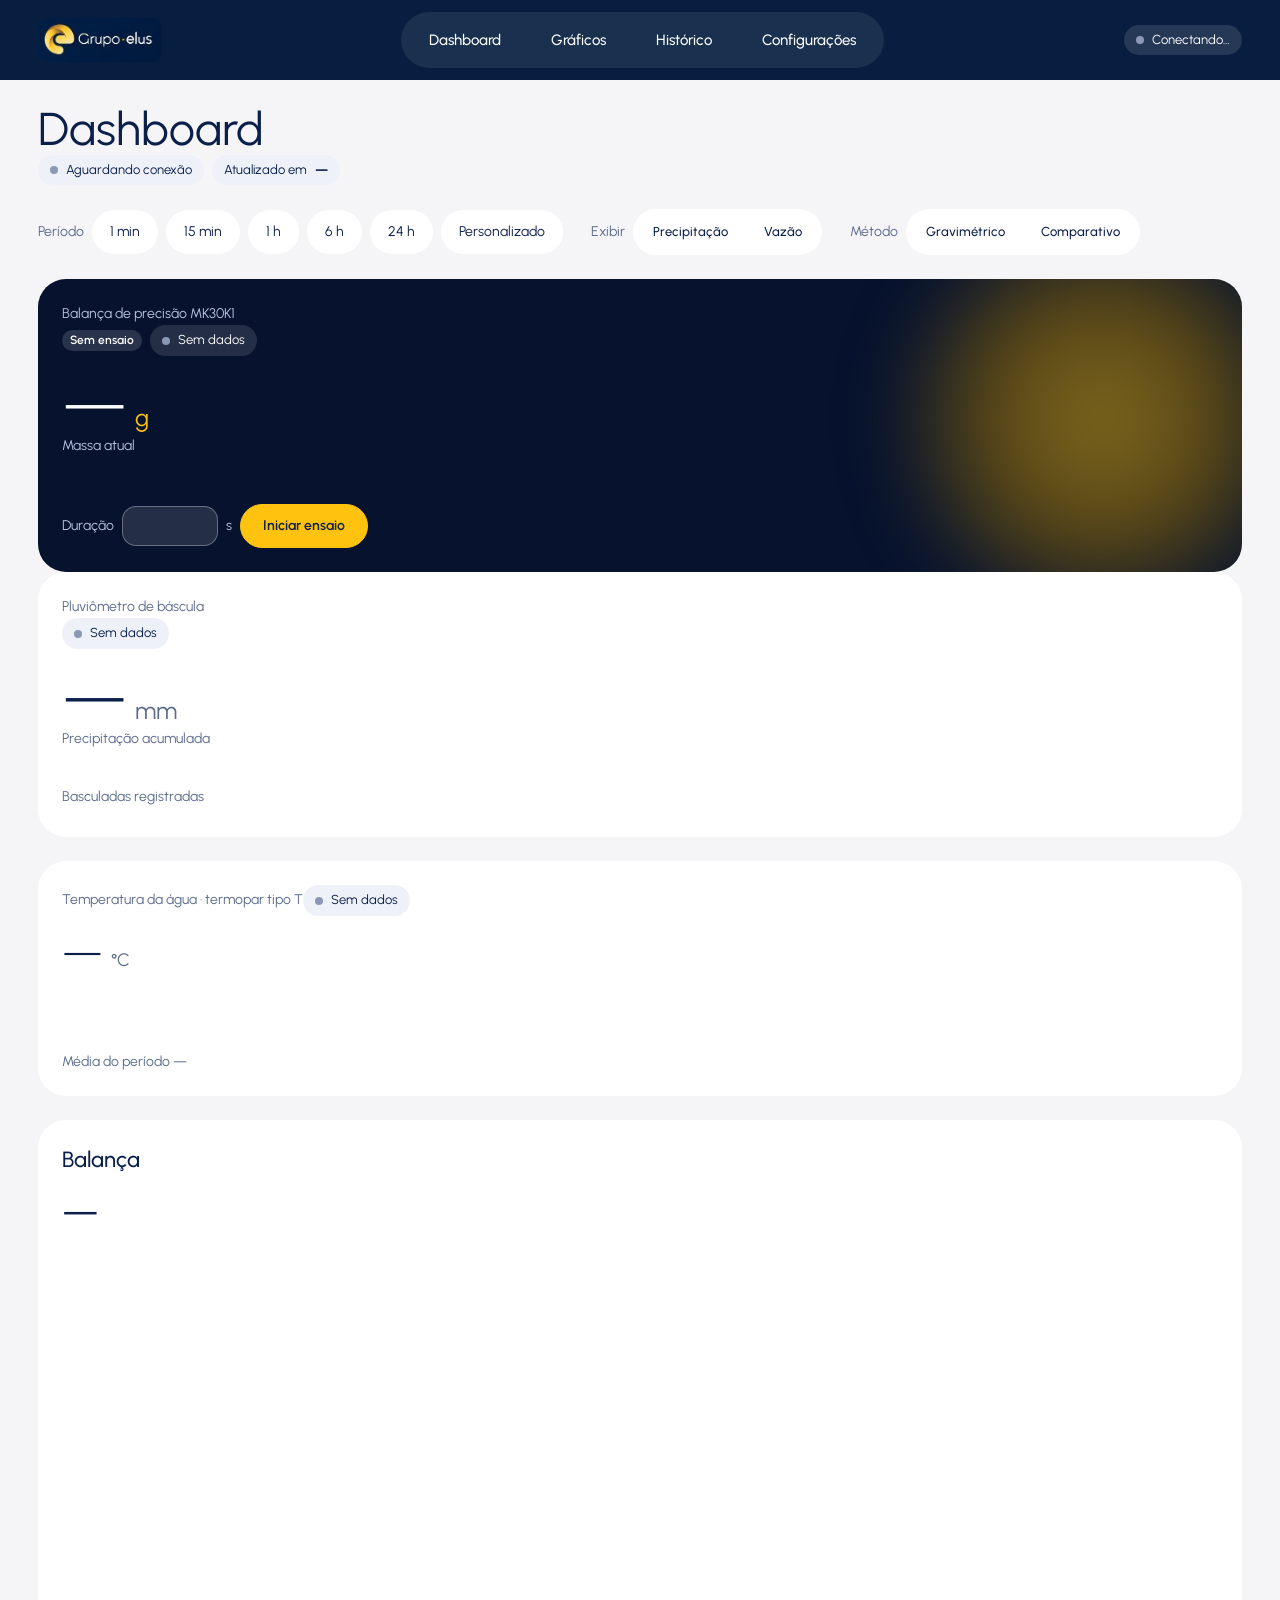
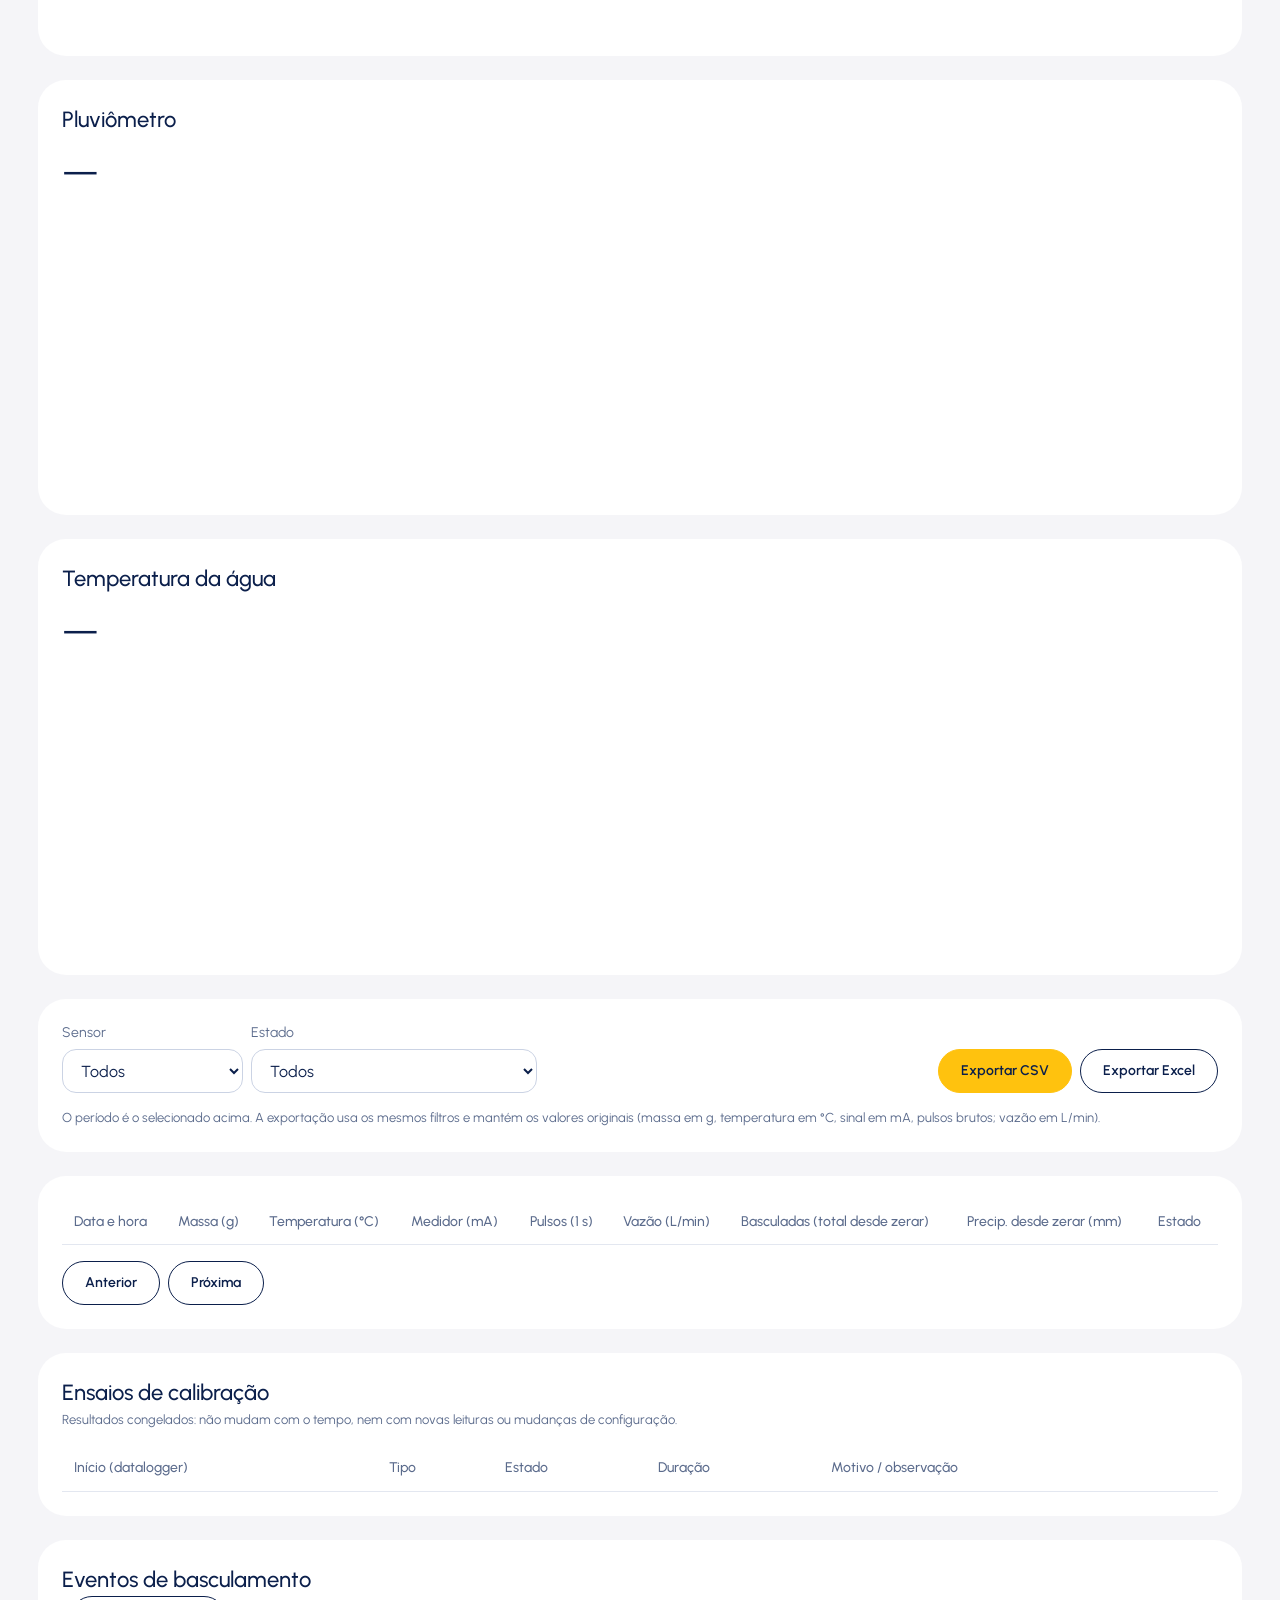
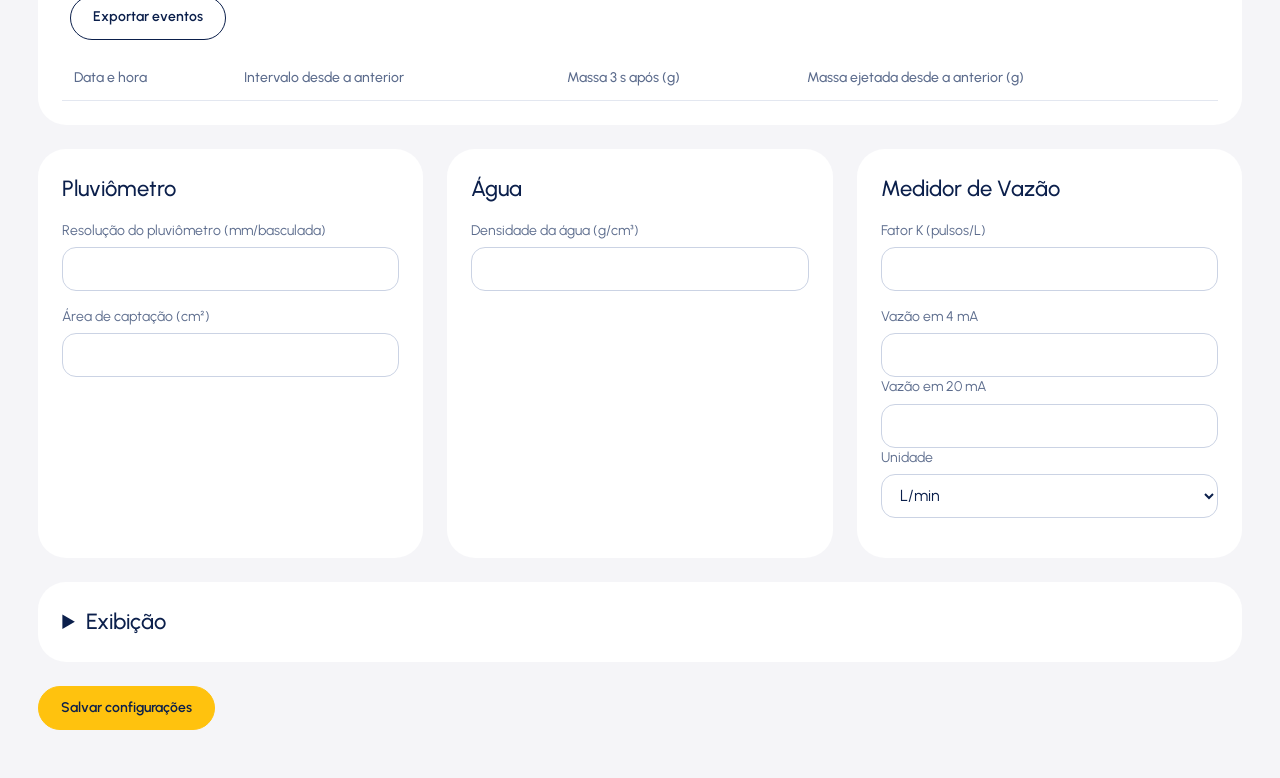
<file: backup/monitor-pluviometro_base_2026-10-29/templates/index.html>
<!doctype html>
<html lang="pt-BR">
<head>
<meta charset="utf-8">
<meta name="viewport" content="width=device-width,initial-scale=1,viewport-fit=cover">
<meta name="theme-color" content="#071E40">
<link rel="icon" type="image/png" sizes="32x32" href="/static/img/icone-32.png">
<link rel="apple-touch-icon" href="/static/img/icone-192.png">
<link rel="manifest" href="/static/manifest.webmanifest">
<title>Elus · Monitor de calibração de pluviômetros</title>
<link rel="stylesheet" href="https://fonts.googleapis.com/css2?family=Urbanist:wght@300;400;500;600&display=swap">
<link rel="stylesheet" href="/static/app.css">
</head>
<body>
<header class="topbar"><div class="top">
  <div class="brand"><img src="/static/img/logo-elus.jpeg" alt="Grupo Elus" width="283" height="101"></div>
  <nav class="nav" aria-label="Principal"><button data-v="dashboard">Dashboard</button><button data-v="graficos">Gráficos</button><button data-v="historico">Histórico</button><button data-v="config">Configurações</button></nav>
  <span class="pill" id="conn"><i class="dot"></i><span>Conectando…</span></span>
</div></header>

<div class="pg">
<div class="hd"><h1 id="title">Dashboard</h1><div class="meta"><span class="pill" id="real"><i class="dot"></i><span>Aguardando conexão</span></span><span class="pill">Atualizado em <b id="upd">—</b></span></div></div>
<p class="note warnbox" id="skew" hidden></p>

<div class="ctrl" id="ctrl">
  <div class="grp" id="period"><span class="lbl" title="O período define a precipitação acumulada, a intensidade média, a média do período e os gráficos.">Período</span>
    <button class="chip" data-r="1m">1 min</button><button class="chip" data-r="15m">15 min</button><button class="chip" data-r="1h">1 h</button><button class="chip" data-r="6h">6 h</button><button class="chip" data-r="24h">24 h</button><button class="chip" data-r="custom">Personalizado</button>
    <span class="grp" id="custom" hidden><label>Início<input type="datetime-local" id="c-from"></label><label>Fim<input type="datetime-local" id="c-to"></label><button class="btn y" id="c-apply">Aplicar</button></span></div>
  <div class="grp" id="vm"><span class="lbl">Exibir</span>
    <div class="seg sm" role="group" aria-label="Visualização dos resultados"><button data-x="precip">Precipitação</button><button data-x="flow">Vazão</button></div></div>
  <div class="grp" id="meth"><span class="lbl">Método</span>
    <div class="seg sm" role="group" aria-label="Método de ensaio"><button data-m="grav">Gravimétrico</button><button data-m="comp">Comparativo</button></div></div>
</div>

<section id="v-dashboard" class="view">
 <div class="row">
  <div class="card hero" id="c-mass"><div class="glow"></div>
   <div class="hd"><span class="lbl">Balança de precisão MK30K1</span><span class="meta"><span class="tag" id="bal-state">Sem ensaio</span><span class="pill" id="p-mass"><i class="dot"></i><span>Sem dados</span></span></span></div>
   <div><div class="big"><span id="bal-val">—</span><small id="bal-unit">g</small></div><p class="lbl" id="bal-name">Massa atual</p></div>
   <div class="bar" id="bal-bar" hidden><i></i></div>
   <div class="rg" id="bal-rows"></div>
   <div id="bal-notes"></div>
   <details class="more" id="bal-det" hidden><summary>Detalhes do ensaio</summary><div id="bal-det-body"></div></details>
   <div class="grp go"><label class="inl" id="bal-dur-w">Duração<input type="number" id="bal-dur" min="10" max="21600" step="1" inputmode="numeric" aria-label="Duração do ensaio em segundos">s</label>
    <button class="btn y" id="bal-go">Iniciar ensaio</button><span class="note" id="bal-msg" role="status"></span></div></div>
  <div class="card" id="c-pluv">
   <div class="hd"><span class="lbl">Pluviômetro de báscula</span><span class="meta"><span class="tag" id="pl-state" hidden></span><span class="pill" id="p-tips"><i class="dot"></i><span>Sem dados</span></span></span></div>
   <div><div class="big"><span id="pl-val">—</span><small id="pl-unit">mm</small><span class="tag warn" id="pl-tag" title="O período não está inteiramente coberto por dados." hidden>parcial</span></div><p class="lbl" id="pl-name">Precipitação acumulada</p></div>
   <div class="rg" id="pl-rows"></div>
   <p class="note" id="pl-note" hidden></p>
   <details class="more" id="pl-det" hidden><summary>Detalhes do ensaio</summary><div id="pl-det-body"></div></details>
   <details class="more"><summary>Basculadas registradas</summary>
    <div class="rg"><div class="rk"><span>Total desde "Zerar contagem"</span><b id="tips-total">—</b></div><div class="rk"><span>Última basculada</span><b id="last-tip">—</b></div></div>
    <ol class="evlist" id="ev-list"></ol>
    <p class="note">Massa ejetada = diferença da balança entre uma basculada e a anterior, lida 3 s depois de cada basculada para a água cair e a balança estabilizar (* = a basculada seguinte veio antes disso). Fica "—" quando a anterior tem mais de 10 min ou a massa diminuiu (tara). As barras alternam a cor porque as conchas se alternam; tons sistematicamente diferentes = um lado ejeta mais que o outro. Um pulso perdido inverte a alternância.</p>
    <div class="grp"><button class="btn" id="reset">Zerar contagem</button></div></details></div>
 </div>
 <div class="row2">
  <div class="card" id="c-temp"><div class="hd"><span class="lbl">Temperatura da água · termopar tipo T</span><span class="pill" id="p-temp"><i class="dot"></i><span>Sem dados</span></span></div>
   <div class="big sm"><span id="temp-val">—</span><small id="temp-unit">°C</small></div>
   <svg viewBox="0 0 300 60" width="100%" height="48" preserveAspectRatio="none" role="img" aria-label="Temperatura recente"><polyline id="spark" fill="none" stroke="#0B1F4B" stroke-width="2.5" stroke-linecap="round" stroke-linejoin="round" vector-effect="non-scaling-stroke" points=""/></svg>
   <p class="lbl" id="temp-stats">Média do período —</p></div>
  <div class="card" id="c-cor" hidden><div class="hd"><span class="lbl">Medidor de Vazão</span><span class="pill" id="p-cor"><i class="dot"></i><span>Sem dados</span></span></div>
   <div class="big sm" id="cor-big"><span id="cor-val">—</span><small id="cor-unit">L/min</small></div>
   <p class="lbl" id="cor-sig"></p><p class="note" id="cor-note"></p>
   <p class="lbl" id="cor-stats">Média do período —</p></div>
 </div>
</section>

<section id="v-graficos" class="view">
 <div class="card" id="g-mass"><div class="hd"><h2>Balança</h2></div>
  <div class="res"><b id="r-mass">—</b><span class="lbl" id="r-mass-n"></span><span class="sub" id="st-mass"></span></div><div class="chart main"><canvas id="ch-mass"></canvas></div></div>
 <div class="card" id="g-pluv"><div class="hd"><h2>Pluviômetro</h2></div>
  <div class="res"><b id="r-pluv">—</b><span class="lbl" id="r-pluv-n"></span><span class="sub" id="st-pluv"></span></div><div class="chart"><canvas id="ch-pluv"></canvas></div></div>
 <div class="card" id="g-cor" hidden><div class="hd"><h2>Medidor de Vazão</h2></div>
  <div class="res"><b id="r-cor">—</b><span class="lbl" id="r-cor-n"></span><span class="sub" id="st-cor"></span></div><div class="chart"><canvas id="ch-cor"></canvas></div></div>
 <div class="card" id="g-temp"><div class="hd"><h2>Temperatura da água</h2></div>
  <div class="res"><b id="r-temp">—</b><span class="lbl" id="r-temp-n"></span><span class="sub" id="st-temp"></span></div><div class="chart"><canvas id="ch-temp"></canvas></div></div>
</section>

<section id="v-historico" class="view">
 <div class="card"><div class="grp" style="align-items:end">
  <label>Sensor<select id="f-sensor"><option value="all">Todos</option><option value="mass">Balança</option><option value="temp">Termopar</option><option value="cor">Medidor de Vazão</option><option value="tips">Pluviômetro</option></select></label>
  <label>Estado<select id="f-state"><option value="all">Todos</option><option value="ok">Válida</option><option value="no_comm">Sem comunicação</option><option value="invalid">Leitura inválida</option><option value="out_of_range">Fora da faixa (Medidor de Vazão)</option></select></label>
  <span style="flex:1"></span><a class="btn y" id="x-csv" href="#">Exportar CSV</a><a class="btn" id="x-xlsx" href="#">Exportar Excel</a></div>
  <p class="note">O período é o selecionado acima. A exportação usa os mesmos filtros e mantém os valores originais (massa em g, temperatura em °C, sinal em mA, pulsos brutos; vazão em L/min).</p></div>
 <div class="card"><div class="scroll"><table id="h-table" data-s="all"><thead><tr><th>Data e hora</th><th data-c="mass">Massa (<span id="h-unit">g</span>)</th><th data-c="temp">Temperatura (<span id="h-tunit">°C</span>)</th><th data-c="cor">Medidor (mA)</th><th data-c="cor">Pulsos (1 s)</th><th data-c="cor">Vazão (<span id="h-funit">L/min</span>)</th><th data-c="tips">Basculadas (total desde zerar)</th><th data-c="tips">Precip. desde zerar (mm)</th><th>Estado</th></tr></thead><tbody id="h-body"></tbody><tfoot><tr id="h-foot"></tr></tfoot></table></div>
  <div class="hd"><span class="note" id="h-count"></span><div class="meta"><button class="btn" id="h-prev">Anterior</button><button class="btn" id="h-next">Próxima</button></div></div></div>
 <div class="card"><div class="hd"><h2>Ensaios de calibração</h2><span class="note">Resultados congelados: não mudam com o tempo, nem com novas leituras ou mudanças de configuração.</span></div>
  <div class="scroll"><table style="min-width:760px"><thead><tr><th>Início (datalogger)</th><th>Tipo</th><th>Estado</th><th>Duração</th><th>Motivo / observação</th><th></th></tr></thead><tbody id="tr-hist"></tbody></table></div>
  <div id="tr-detail" hidden></div></div>
 <div class="card"><div class="hd"><h2>Eventos de basculamento</h2><div class="meta"><span class="note" id="ev-count"></span><a class="btn" id="x-ev" href="#">Exportar eventos</a></div></div>
  <div class="scroll"><table style="min-width:560px"><thead><tr><th>Data e hora</th><th>Intervalo desde a anterior</th><th>Massa 3 s após (<span class="h-mu">g</span>)</th><th>Massa ejetada desde a anterior (<span class="h-mu">g</span>)</th></tr></thead><tbody id="ev-body"></tbody></table></div></div>
</section>

<section id="v-config" class="view">
 <div class="cfg">
  <div class="card"><h2>Pluviômetro</h2>
   <label>Resolução do pluviômetro (mm/basculada)<input type="text" inputmode="decimal" id="cf-res"></label>
   <label>Área de captação (cm²)<input type="text" inputmode="decimal" id="cf-area"></label></div>
  <div class="card"><h2>Água</h2>
   <label>Densidade da água (g/cm³)<input type="text" inputmode="decimal" id="cf-dens"></label></div>
  <div class="card" id="cf-flow"><h2>Medidor de Vazão</h2>
   <label id="cf-k-w">Fator K (pulsos/L)<input type="text" inputmode="decimal" id="cf-k"></label>
   <div class="cf-an" id="cf-an-w">
    <label>Vazão em 4 mA<input type="text" inputmode="decimal" id="cf-q4"></label>
    <label>Vazão em 20 mA<input type="text" inputmode="decimal" id="cf-q20"></label>
    <label>Unidade<select id="cf-cunit"><optgroup label="Volumétrica"><option>L/min</option><option>L/h</option><option>mL/min</option><option>mL/s</option><option>m³/h</option><option>m³/s</option><option>m³/min</option></optgroup><optgroup label="Mássica"><option>kg/h</option><option>kg/s</option></optgroup></select></label></div>
   <p class="note err" id="cf-cor-msg"></p></div>
 </div>
 <details class="card more-card"><summary>Exibição</summary>
  <div class="cfg">
   <label>Unidade de massa<select id="cf-unit"><option value="mg">mg (miligrama)</option><option value="g">g (grama)</option><option value="kg">kg (quilograma)</option><option value="lb">lb (libra)</option><option value="oz">oz (onça)</option></select></label>
   <label>Casas decimais da massa<input type="number" id="cf-md" min="0" max="6"></label>
   <label>Unidade de temperatura<select id="cf-tunit"><option value="C">°C (Celsius)</option><option value="F">°F (Fahrenheit)</option><option value="K">K (Kelvin)</option></select></label>
   <label>Casas decimais da temperatura<input type="number" id="cf-td" min="0" max="6"></label>
   <label>Unidade de vazão<select id="cf-funit"><optgroup label="Volumétrica"><option>L/min</option><option>L/h</option><option>mL/min</option><option>mL/s</option><option>m³/h</option><option>m³/s</option><option>m³/min</option></optgroup><optgroup label="Mássica"><option>kg/h</option><option>kg/s</option></optgroup></select></label>
   <label>Casas decimais da vazão<input type="number" id="cf-fd" min="0" max="6"></label>
   <label>Período inicial ao abrir o site<select id="cf-range"><option value="60">1 min</option><option value="900">15 min</option><option value="3600">1 h</option><option value="21600">6 h</option><option value="86400">24 h</option></select></label>
  </div></details>
 <div class="grp"><button class="btn y" id="cf-save">Salvar configurações</button><span class="note" id="cf-msg" role="status"></span></div>
</section>
</div>
<script src="/static/vendor/chart.umd.js"></script>
<script src="/static/vendor/socket.io.min.js"></script>
<script src="/static/js/util.js"></script>
<script src="/static/js/api.js"></script>
<script src="/static/js/charts.js"></script>
<script src="/static/js/trials.js"></script>
<script src="/static/js/app.js"></script>
</body>
</html>
</file>
<file: static/app.css>
/* Elus · Monitor de calibração. Identidade original (backup de 22/10): Urbanist 300–600, azul-escuro da marca, amarelo como único
   acento, cards de 28 px sem borda nem sombra, pílulas. Estrutura e acessibilidade da revisão do TI (28/10) mantidas:
   seletor do método, painel de parâmetros, estados com texto, foco visível, redução de movimento. */
:root{
  --navy:#0B1F4B;--logo:#071E40;--hero:#06122E;--yellow:#FFC20E;--muted:#5B6B8C;--faint:#8A97B5;--bg:#F5F5F8;
  --surface:#FFFFFF;--surface-2:#F5F5F8;--line:#E3E7F0;--line-2:#EEF1F8;--ink-2:#34466F;
  --yellow-ink:#6B4A00;--yellow-soft:#FFF4D6;
  --ok:#14733F;--ok-bg:#DDF3E6;--ok-dot:#1F9D55;--warn:#7A5200;--warn-bg:#FFF0C2;--warn-dot:#E0A100;--err:#B3261E;--err-bg:#FBE0DD;--err-dot:#D93025;
  --info:#2F6FB0;--hero-muted:#B8C4E0;
  --r-card:28px;--r-kv:20px;--r-field:14px;--r-sm:12px;--r-pill:999px;
  --sh-drawer:0 18px 48px rgba(7,30,64,.18);
  --dur-1:120ms;--dur-2:200ms;--dur-3:260ms;--ease:cubic-bezier(.22,1,.36,1);--ease-in:cubic-bezier(.4,0,1,1);
  --f-ui:'Urbanist',system-ui,sans-serif;
  --gut:max(clamp(16px,3vw,48px),env(safe-area-inset-left,0px));
}
*{box-sizing:border-box}
html{-webkit-tap-highlight-color:transparent;-webkit-text-size-adjust:100%}
body{margin:0;background:var(--bg);color:var(--navy);font-family:var(--f-ui);font-size:15px;line-height:1.45}
a{color:inherit;text-decoration:none}[hidden]{display:none!important}
button,.chip,.btn,.nav button,.seg button{user-select:none;-webkit-user-select:none;touch-action:manipulation}
::selection{background:var(--yellow);color:var(--navy)}
:focus-visible{outline:3px solid var(--yellow);outline-offset:2px;border-radius:6px}
.sprite{position:absolute;width:0;height:0;overflow:hidden}
.ic{width:18px;height:18px;flex:none;fill:none;stroke:currentColor;stroke-width:2;stroke-linecap:round;stroke-linejoin:round}
.skip{position:absolute;left:12px;top:-60px;z-index:100;background:var(--yellow);color:var(--navy);padding:10px 16px;border-radius:var(--r-sm);font-weight:600;transition:top var(--dur-2) var(--ease)}
.skip:focus{top:12px}

/* ---------- topo: o fundo é a cor da logo, para a imagem original encaixar sem emenda ---------- */
.topbar{background:var(--logo);color:#fff;padding-top:env(safe-area-inset-top,0px)}
.top{max-width:1600px;margin:0 auto;padding:12px var(--gut);display:flex;flex-wrap:wrap;align-items:center;justify-content:space-between;gap:12px 16px}
.brand img{display:block;height:44px;width:auto;border-radius:10px}
.nav{display:flex;flex-wrap:wrap;gap:6px;background:rgba(255,255,255,.08);padding:6px;border-radius:var(--r-pill)}
.nav button{border:0;background:none;font:inherit;cursor:pointer;padding:12px 22px;border-radius:var(--r-pill);color:#fff;font-size:15px;font-weight:500;line-height:20px;transition:background-color var(--dur-1),color var(--dur-1)}
.nav button:hover{background:rgba(255,255,255,.08)}
.nav button.on{background:var(--yellow);color:var(--navy)}
.topbar .pill{background:rgba(255,255,255,.12);color:#fff}

/* ---------- página ---------- */
.pg{max-width:1600px;margin:0 auto;min-height:100vh;padding:24px var(--gut) calc(48px + env(safe-area-inset-bottom,0px));display:flex;flex-direction:column;gap:24px;outline:none}
.view{display:flex;flex-direction:column;gap:24px}
.page-hd{display:flex;flex-wrap:wrap;align-items:center;justify-content:space-between;gap:16px}
h1{font-size:46px;font-weight:400;margin:0;line-height:1.1}
h2{font-size:22px;font-weight:500;margin:0}
h3{font-size:16px;font-weight:600;margin:0 0 10px}
.page-sub{margin:4px 0 0;color:var(--muted);font-size:14px}.page-sub b{color:var(--navy);font-weight:500;font-variant-numeric:tabular-nums}
.beat{display:inline-block;width:7px;height:7px;border-radius:50%;background:var(--ok-dot);margin-left:6px;vertical-align:middle;opacity:.35}
.beat.on{animation:beat 700ms var(--ease)}
@keyframes beat{0%{opacity:1;transform:scale(1.4)}100%{opacity:.35;transform:scale(1)}}
.lbl,.note{font-size:14px;color:var(--muted);margin:0}.note{font-size:13px}.note.err{color:var(--err)}.note.warn{color:var(--warn)}.note.ok{color:var(--ok)}
.sub{font-size:12.5px;color:var(--muted)}
.meta,.grp{display:flex;flex-wrap:wrap;align-items:center;gap:8px}
.warnbox{background:var(--warn-bg);color:var(--warn);border-radius:var(--r-field);padding:10px 14px;margin:0;font-size:14px}

/* ---------- barra de controles (sem caixa, como na identidade original) ---------- */
.ctrl{display:flex;flex-wrap:wrap;align-items:center;gap:12px 28px}
.ctrl .lbl{font-size:14px}
.chips{display:flex;flex-wrap:wrap;gap:8px}
.chip{border:0;font:inherit;cursor:pointer;min-height:44px;padding:0 18px;border-radius:var(--r-pill);background:var(--surface);font-size:14px;color:var(--navy);line-height:20px;transition:background-color var(--dur-1),color var(--dur-1),transform var(--dur-1) var(--ease)}
.chip:hover{background:#FFF6D1}.chip.on{background:var(--yellow);font-weight:600}
.seg{display:inline-flex;background:var(--surface);border-radius:var(--r-pill);padding:4px;gap:4px}
.seg button{border:0;background:none;font:inherit;cursor:pointer;min-height:44px;padding:0 20px;border-radius:var(--r-pill);color:var(--navy);font-size:14px;font-weight:500;transition:background-color var(--dur-2) var(--ease),color var(--dur-2)}
.seg button:hover:not(.on):not(:disabled){background:var(--surface-2)}
.seg button.on{background:var(--navy);color:#fff}
.seg button:disabled{opacity:.5;cursor:not-allowed}
.seg.sm button{min-height:38px;padding:0 16px;font-size:13px}

/* ---------- botões ---------- */
.btn{display:inline-flex;align-items:center;gap:8px;cursor:pointer;min-height:44px;padding:0 22px;border-radius:var(--r-pill);border:1px solid var(--navy);background:var(--surface);color:var(--navy);font:inherit;font-size:14px;font-weight:600;transition:background-color var(--dur-1),border-color var(--dur-1),color var(--dur-1),transform var(--dur-1) var(--ease)}
.btn:hover{background:var(--surface-2)}
.btn.y{background:var(--yellow);border-color:var(--yellow)}.btn.y:hover{background:#FFCB33;border-color:#FFCB33}
.btn.ghost{background:transparent;border-color:transparent;color:var(--ink-2)}.btn.ghost:hover{background:var(--surface-2)}
.btn.sm{min-height:36px;padding:0 14px;font-size:13px}
.btn.stop{background:var(--err);border-color:var(--err);color:#fff}.btn.stop:hover{background:#9E1F18;border-color:#9E1F18}
.btn:disabled{opacity:.45;cursor:not-allowed}
button:active:not(:disabled),.chip:active,.btn:active:not(:disabled){transform:scale(.97)}
.icon-btn{display:inline-grid;place-items:center;width:40px;height:40px;border-radius:50%;border:1px solid var(--line);background:var(--surface);color:var(--ink-2);cursor:pointer;flex:none;transition:background-color var(--dur-1),color var(--dur-1),border-color var(--dur-1)}
.icon-btn:hover{background:var(--surface-2);color:var(--navy);border-color:var(--faint)}
.hero .icon-btn{background:rgba(255,255,255,.1);border-color:rgba(255,255,255,.22);color:#fff}.hero .icon-btn:hover{background:rgba(255,255,255,.18)}

/* ---------- cards: grade do dashboard muda com o método (card principal = hero) ---------- */
.dash{display:grid;gap:24px;grid-template-columns:repeat(2,minmax(0,1fr));grid-template-areas:"bal pluv" "temp temp";align-items:start}
body[data-method=comp] .dash{grid-template-areas:"flow pluv" "temp temp"}
#c-mass{grid-area:bal}#c-pluv{grid-area:pluv}#c-cor{grid-area:flow}#c-temp{grid-area:temp}
.card{position:relative;background:var(--surface);border-radius:var(--r-card);padding:24px;display:flex;flex-direction:column;gap:16px;min-width:0}
.card-hd{display:flex;flex-wrap:wrap;align-items:center;justify-content:space-between;gap:10px 16px}
.inst-id{display:flex;align-items:center;gap:10px;min-width:0}
.card.hero{background:var(--hero);color:#fff;overflow:hidden;justify-content:space-between}
.glow{display:none;position:absolute;right:-80px;top:-80px;width:440px;height:440px;border-radius:50%;background:radial-gradient(circle,#FFC20E 0%,#A87A00 38%,rgba(6,18,46,0) 70%);filter:blur(36px);opacity:.5;pointer-events:none}
.hero .glow{display:block}.hero>:not(.glow){position:relative}
.hero .lbl,.hero .note,.hero .sub{color:var(--hero-muted)}.hero .note.err{color:#FF9C94}.hero .note.warn{color:#FFD76A}.hero .note.ok{color:#6EE7A0}
.card.swap{animation:swap var(--dur-3) var(--ease)}
@keyframes swap{from{opacity:0;transform:translateY(6px)}to{opacity:1;transform:none}}
.big{font-size:64px;line-height:1;font-weight:300;font-variant-numeric:tabular-nums;overflow-wrap:anywhere}
.big small{font-size:24px;margin-left:8px;color:var(--muted);font-weight:400}
.hero .big small{color:var(--yellow)}
.big.sm{font-size:40px}.big.sm small{font-size:18px}
.big.txt{font-size:clamp(22px,3vw,32px);line-height:1.15;font-weight:400}
.big .tag{margin-left:10px;font-size:12px}
.big.tick{animation:tick var(--dur-3) var(--ease)}
@keyframes tick{from{opacity:.55}to{opacity:1}}
body.stale-data .big{opacity:.55}
.pill{display:inline-flex;align-items:center;gap:8px;font-size:13px;padding:6px 12px;border-radius:var(--r-pill);background:var(--line-2);color:var(--navy);white-space:nowrap;transition:background-color var(--dur-2),color var(--dur-2)}
.hero .pill{background:rgba(255,255,255,.12);color:#fff}
.dot{width:8px;height:8px;border-radius:50%;background:var(--faint);flex:none;transition:background-color var(--dur-2)}
.pill.ok .dot,#conn.ok .dot{background:var(--ok-dot)}.pill.warn .dot{background:var(--warn-dot)}.pill.err .dot{background:var(--err-dot)}
.tag{display:inline-block;font-size:12px;font-weight:600;padding:2px 8px;border-radius:var(--r-pill);background:var(--line-2);color:var(--navy);vertical-align:middle}
.tag.ok{background:var(--ok-bg);color:var(--ok)}.tag.warn{background:var(--warn-bg);color:var(--warn)}.tag.err{background:var(--err-bg);color:var(--err)}
.hero .tag{background:rgba(255,255,255,.14);color:#fff}
.ok{color:var(--ok)}.warn{color:var(--warn)}.err{color:var(--err)}
.rg{display:grid;gap:8px;grid-template-columns:repeat(auto-fit,minmax(190px,1fr))}
.rk{background:rgba(120,135,170,.12);border-radius:var(--r-sm);padding:8px 10px;display:flex;flex-direction:column;gap:2px;min-width:0}
.rk span{font-size:12px;color:var(--muted)}.hero .rk span{color:var(--hero-muted)}
.rk b{font-size:17px;font-weight:500;font-variant-numeric:tabular-nums}.rk i{font-style:normal;font-size:12px;opacity:.7}
em.t-p,em.t-f,em.t-r,em.t-c{font-style:normal;font-size:11px;font-weight:600;padding:1px 6px;border-radius:var(--r-pill);margin-left:4px}
em.t-p{background:var(--warn-bg);color:var(--warn)}em.t-f{background:#DDE6FA;color:var(--navy)}em.t-r{background:#E6DDFA;color:#4A2A8A}em.t-c{background:#DDF0FA;color:#1F4E7A}
.hero .lbl b.ok{color:#6EE7A0}.hero .lbl b.warn{color:#FFD76A}.hero .lbl b.err{color:#FF9C94}
.bar{height:8px;border-radius:var(--r-pill);background:rgba(120,135,170,.25);overflow:hidden}.bar i{display:block;height:100%;background:var(--yellow);transition:width 600ms linear}
.inl{display:flex;flex-direction:row;align-items:center;gap:8px;font-size:14px;color:var(--muted)}.inl input{width:96px;min-height:40px}.inl select{min-height:40px;padding:0 10px;border-radius:var(--r-sm)}
.hero .inl{color:var(--hero-muted)}.hero .inl input,.hero .inl select{background:rgba(255,255,255,.12);color:#fff;border-color:rgba(255,255,255,.3)}.hero .inl select option{color:var(--navy)}
.go{margin-top:auto}#trial-ctl .note{flex-basis:100%}
details.more summary{cursor:pointer;font-size:14px;color:var(--muted);min-height:32px;display:flex;align-items:center}
details.more[open]>summary{margin-bottom:8px}.hero details.more summary{color:var(--hero-muted)}
details.more>div,details.more>.rg{margin-bottom:10px}
.sec{font-size:12px;font-weight:600;text-transform:uppercase;letter-spacing:.04em;margin:10px 0 6px}
.temp-row{display:flex;flex-wrap:wrap;align-items:flex-end;gap:12px 24px}
.spark{flex:1 1 220px;min-width:0;height:48px}.spark polyline{stroke:var(--navy)}

/* ---------- medidor de vazão: seletor do método e sinal bruto ---------- */
.inst-tools{display:flex;align-items:center;gap:8px}
.method{position:relative;display:inline-flex;background:var(--surface);border-radius:var(--r-pill);padding:4px;isolation:isolate}
.hero .method{background:rgba(255,255,255,.12)}
.method .thumb{position:absolute;z-index:0;top:4px;bottom:4px;left:0;width:0;border-radius:var(--r-pill);background:var(--navy);transition:transform var(--dur-3) var(--ease),width var(--dur-3) var(--ease),background-color var(--dur-2),box-shadow var(--dur-2)}
.hero .method .thumb{background:var(--yellow)}
.method button{position:relative;z-index:1;border:0;background:none;font:inherit;cursor:pointer;min-height:38px;padding:0 16px;border-radius:var(--r-pill);font-size:13.5px;font-weight:500;color:var(--navy);transition:color var(--dur-2)}
.hero .method button{color:#fff}
.method button[aria-pressed=true]{color:#fff;font-weight:600}.hero .method button[aria-pressed=true]{color:var(--navy)}
.method.pending .thumb{background:var(--yellow-soft);box-shadow:inset 0 0 0 2px var(--yellow)}
.method.pending button[aria-pressed=true]{color:var(--yellow-ink)}
.method.none .thumb{opacity:0}
.method button:disabled{cursor:not-allowed;opacity:.55}
.method.locked{opacity:.8}
.method button.na{text-decoration:line-through;text-decoration-thickness:1px}
.mstate{display:flex;align-items:center;gap:8px;margin:-4px 0 0;font-size:13px;color:var(--muted);min-height:20px}
.mstate .ic{width:15px;height:15px}
.mstate.ok .dot{background:var(--ok-dot)}.mstate.ok{color:var(--ok)}.hero .mstate.ok{color:#6EE7A0}
.mstate.pending .dot{background:var(--warn-dot);animation:pulse 1.2s ease-in-out infinite}.mstate.pending{color:var(--warn)}.hero .mstate.pending{color:#FFD76A}
.mstate.err .dot{background:var(--err-dot)}.mstate.err{color:var(--err)}.hero .mstate.err{color:#FF9C94}
.mstate.lock{color:var(--ink-2)}.hero .mstate.lock{color:var(--hero-muted)}
@keyframes pulse{0%,100%{box-shadow:0 0 0 0 rgba(224,161,0,.5)}50%{box-shadow:0 0 0 5px rgba(224,161,0,0)}}
.readout{display:flex;flex-wrap:wrap;align-items:flex-end;justify-content:space-between;gap:8px 12px}
.signal{margin:0;font-size:13px;color:var(--muted);display:flex;flex-wrap:wrap;gap:4px 14px;font-variant-numeric:tabular-nums}
.hero .signal{color:var(--hero-muted)}
.signal span{white-space:nowrap}
.signal .flag{font-size:12px;font-weight:600;color:var(--warn);background:var(--warn-bg);padding:1px 8px;border-radius:var(--r-pill)}
.xcheck{display:flex;gap:10px;align-items:flex-start;font-size:13px;color:var(--ink-2);background:var(--surface-2);border-radius:var(--r-field);padding:10px 12px}
.hero .xcheck{background:rgba(255,255,255,.08);color:var(--hero-muted)}
.xcheck .ic{color:var(--info);margin-top:1px}
.xcheck.warn{background:var(--warn-bg);color:var(--warn)}.xcheck.warn .ic{color:var(--warn)}
.stat{font-size:13px}
#cor-note:empty,#cor-sig:empty{display:none}#cor-note span{display:block}#cor-note span+span{margin-top:4px}
#cor-note .err{color:var(--err)}.hero #cor-note .err{color:#FF9C94}

/* ---------- padrões: seletor por TAG no card principal e aba de cadastro ---------- */
.std-wrap{position:relative;min-width:0}
.std-sel{display:grid;grid-template-columns:minmax(0,1fr) auto;grid-template-areas:"id chev" "sub chev";column-gap:10px;align-items:center;text-align:left;border:0;background:none;font:inherit;color:inherit;cursor:pointer;padding:6px 10px 6px 0;border-radius:var(--r-field);max-width:100%;transition:background-color var(--dur-2)}
.std-sel:hover:not(:disabled){background:rgba(255,255,255,.08)}.std-sel:disabled{cursor:default}
.std-sel .chev{grid-area:chev;width:18px;height:18px;color:var(--hero-muted);transition:transform var(--dur-3) var(--ease)}
.std-sel[aria-expanded=true] .chev{transform:rotate(180deg)}
.tag-id{grid-area:id;font-size:22px;font-weight:500;line-height:1.15;letter-spacing:.01em;overflow-wrap:anywhere}
.tag-sub{grid-area:sub;display:block;font-size:13px;color:var(--hero-muted);margin:2px 0 0;overflow-wrap:anywhere}
.std-menu{position:absolute;z-index:20;top:calc(100% + 6px);left:0;min-width:min(380px,calc(100vw - 48px));max-height:360px;overflow:auto;margin:0;padding:6px;list-style:none;background:var(--hero);color:#fff;border:1px solid rgba(255,255,255,.14);border-radius:var(--r-kv);box-shadow:0 18px 48px rgba(6,18,46,.45);opacity:0;transform:translateY(-6px) scale(.98);transform-origin:top left;transition:opacity var(--dur-2) var(--ease),transform var(--dur-3) var(--ease)}
.std-menu.open{opacity:1;transform:none}
.std-menu li{display:grid;grid-template-columns:minmax(0,1fr) auto;grid-template-areas:"id acq" "sub acq";column-gap:12px;align-items:center;padding:10px 12px;border-radius:var(--r-field);cursor:pointer;outline:none;transition:background-color var(--dur-1)}
.std-menu li:hover,.std-menu li:focus-visible{background:rgba(255,255,255,.1)}
.std-menu li[aria-selected=true]{background:rgba(255,194,14,.16);box-shadow:inset 3px 0 0 var(--yellow)}
.std-menu li .tag-id{font-size:17px}.std-menu li .tag-sub{font-size:12.5px}
.std-menu .tag-acq{grid-area:acq;font-size:12px;font-weight:600;padding:2px 8px;border-radius:var(--r-pill);background:rgba(255,255,255,.14)}
.std-menu .empty{padding:12px;font-size:13.5px;color:var(--hero-muted);cursor:default}
.std-list{display:grid;gap:16px;grid-template-columns:repeat(auto-fill,minmax(min(320px,100%),1fr))}
.std-card{background:var(--surface-2);border-radius:var(--r-kv);padding:16px 18px;display:flex;flex-direction:column;gap:10px;border:1px solid transparent;transition:border-color var(--dur-2),transform var(--dur-2) var(--ease)}
.std-card.on{border-color:var(--yellow);background:#FFFBEA}
.std-card .std-hd{display:flex;align-items:flex-start;justify-content:space-between;gap:12px}
.std-card .tag-id{display:block;font-size:20px;color:var(--navy)}.std-card .tag-sub{color:var(--muted)}
.std-par{margin:0;font-size:14px;color:var(--ink-2);font-variant-numeric:tabular-nums}
#std-form .cfg{gap:16px}#std-form .help{display:block;margin-top:4px;font-size:12.5px;color:var(--muted)}
#std-form .combo{display:flex}#std-form .combo input{flex:1;min-width:0;border-top-right-radius:0;border-bottom-right-radius:0}#std-form .combo select{width:9.5em;border-left:0;border-top-left-radius:0;border-bottom-left-radius:0;background:var(--surface-2)}
#std-q{min-width:260px}
@media(max-width:560px){.tag-id{font-size:18px}.std-menu{min-width:calc(100vw - 48px)}}

/* ---------- gráficos ---------- */
.chart{position:relative;height:280px}.chart.main{height:380px}
.res{display:flex;flex-direction:column;gap:2px}.res b{font-size:36px;font-weight:400;line-height:1.1;font-variant-numeric:tabular-nums}.res b small{font-size:16px;color:var(--muted);font-weight:400}
.live{display:inline-flex;align-items:center;gap:6px;font-size:12px;font-weight:600;color:var(--ok)}
.live::before{content:"";width:7px;height:7px;border-radius:50%;background:var(--ok-dot);animation:pulse-ok 2s ease-in-out infinite}
@keyframes pulse-ok{0%,100%{opacity:1}50%{opacity:.35}}
body.stale-data .live{color:var(--faint)}body.stale-data .live::before{background:var(--faint);animation:none}

/* ---------- eventos, tabelas e formulários ---------- */
.evlist{list-style:none;margin:0;padding:0;display:grid;gap:4px}
.evlist .ev{display:grid;grid-template-columns:2.6rem 6.4rem minmax(0,1fr) 6.5rem;gap:12px;align-items:center;padding:8px 12px;background:var(--surface-2);border-radius:var(--r-sm);font-size:14px;font-variant-numeric:tabular-nums}
.evlist .ev.hd{background:none;padding-top:0;padding-bottom:2px;font-size:12px;color:var(--muted)}
.evlist .n{color:var(--muted)}.evlist .t small{display:block;font-size:11px;color:var(--muted)}
.evlist .d{display:grid;gap:3px;min-width:0}.evlist .d b{font-weight:500}.evlist .d i{display:block;height:6px;border-radius:var(--r-pill);background:var(--navy);min-width:0;transition:width 300ms ease}
.evlist .s1 .d i{background:var(--yellow)}
.evlist .m{text-align:right;color:var(--muted)}.evlist .m small{color:#B07D00;font-weight:600}
.evlist li.lbl{padding:8px 12px}
@media(max-width:520px){.evlist .ev{grid-template-columns:2.2rem 5.6rem minmax(0,1fr)}.evlist .m{display:none}}
.scroll{overflow-x:auto}table{width:100%;border-collapse:collapse;font-size:14px;font-variant-numeric:tabular-nums;min-width:720px}
th{text-align:left;color:var(--muted);font-weight:500;padding:12px;border-bottom:1px solid var(--line);white-space:nowrap}td{padding:12px;border-bottom:1px solid var(--line-2)}
tbody tr:hover td{background:var(--surface-2)}
tfoot td{font-weight:600;border-bottom:0;border-top:2px solid var(--line)}
table:not([data-s=all]) [data-c]{display:none}
table[data-s=mass] [data-c=mass],table[data-s=temp] [data-c=temp],table[data-s=cor] [data-c=cor],table[data-s=tips] [data-c=tips]{display:table-cell}
.filters{align-items:end}.spacer{flex:1}
label{display:flex;flex-direction:column;gap:6px;font-size:14px;color:var(--muted)}
input,select{min-height:44px;border:1px solid #CBD3E4;border-radius:var(--r-field);padding:0 14px;font:inherit;font-size:16px;color:var(--navy);background:var(--surface);transition:border-color var(--dur-1),box-shadow var(--dur-1)}
input:hover,select:hover{border-color:var(--faint)}
input:focus-visible,select:focus-visible{outline:none;border-color:var(--navy);box-shadow:0 0 0 3px rgba(255,194,14,.55)}
input[aria-invalid=true]{border-color:var(--err);box-shadow:0 0 0 3px rgba(179,38,30,.14)}
.cfg{display:grid;gap:24px;grid-template-columns:repeat(auto-fit,minmax(min(320px,100%),1fr))}
details.more-card>summary{cursor:pointer;font-size:22px;font-weight:500}details.more-card[open]>summary{margin-bottom:8px}
.detail{border:1px solid var(--line);border-radius:var(--r-kv);padding:16px;display:flex;flex-direction:column;gap:10px;margin-top:8px}
.detail .hd{display:flex;flex-wrap:wrap;align-items:center;justify-content:space-between;gap:12px}
hr{border:0;border-top:1px solid var(--line);width:100%}

/* ---------- painel lateral do medidor ---------- */
body.dr-open{overflow:hidden}
.drawer-wrap{position:fixed;inset:0;z-index:50}
.scrim{position:absolute;inset:0;background:rgba(7,30,64,.46);opacity:0;transition:opacity var(--dur-3) var(--ease)}
.drawer{position:absolute;top:0;right:0;height:100%;width:min(500px,100%);background:var(--surface);display:flex;flex-direction:column;box-shadow:var(--sh-drawer);
  transform:translateX(28px);opacity:0;transition:transform var(--dur-3) var(--ease),opacity var(--dur-2) var(--ease);padding-top:env(safe-area-inset-top,0px);padding-right:env(safe-area-inset-right,0px)}
.drawer-wrap.open .scrim{opacity:1}.drawer-wrap.open .drawer{transform:none;opacity:1}
.drawer-wrap.closing .drawer{transition-duration:var(--dur-2);transition-timing-function:var(--ease-in)}
.dr-hd{display:flex;align-items:flex-start;justify-content:space-between;gap:12px;padding:22px 22px 12px}
.dr-hd h2{font-size:22px}.dr-sub{margin:6px 0 0;color:var(--muted);font-size:13.5px;max-width:52ch}
.banner{display:flex;gap:10px;align-items:flex-start;margin:0 22px 8px;padding:10px 12px;border-radius:var(--r-field);font-size:13px}
.banner.warn{background:var(--warn-bg);color:var(--warn)}
.tabs{position:relative;display:flex;gap:4px;padding:0 22px;border-bottom:1px solid var(--line);overflow-x:auto;scrollbar-width:none}
.tabs button{border:0;background:none;font:inherit;cursor:pointer;min-height:44px;padding:0 10px;font-size:14px;font-weight:600;color:var(--muted);white-space:nowrap;flex:none;transition:color var(--dur-1)}
.tabs button:hover,.tabs button[aria-selected=true]{color:var(--navy)}
.tab-ink{position:absolute;bottom:-1px;left:0;height:3px;width:0;border-radius:3px 3px 0 0;background:var(--yellow);transition:transform var(--dur-3) var(--ease),width var(--dur-3) var(--ease)}
.dr-body{flex:1;overflow:auto;display:flex;flex-direction:column}
.panel{padding:18px 22px 6px;display:flex;flex-direction:column;gap:16px;animation:fade var(--dur-2) var(--ease)}
@keyframes fade{from{opacity:0;transform:translateY(4px)}to{opacity:1;transform:none}}
.field{display:flex;flex-direction:column;gap:6px;min-width:0}
.field label{font-weight:500;color:var(--navy)}
.combo{display:flex;min-width:0}
.combo input{flex:1;min-width:0;border-top-right-radius:0;border-bottom-right-radius:0}
.combo select{width:9.5em;border-left:0;border-top-left-radius:0;border-bottom-left-radius:0;background:var(--surface-2)}
.help{margin:0;font-size:12.5px;color:var(--muted);line-height:1.45}
.err:not(.note):not(td){margin:0;font-size:12.5px;font-weight:600}
p.err{display:flex;gap:6px;align-items:center}
.row2f{display:grid;gap:12px;grid-template-columns:repeat(2,minmax(0,1fr))}
.derived{margin:0;display:grid;grid-template-columns:minmax(0,1fr) auto;gap:6px 14px;font-size:13px;background:var(--surface-2);border-radius:var(--r-field);padding:12px 14px}
.derived:empty{display:none}
.derived dt{color:var(--muted)}.derived dd{margin:0;text-align:right;font-size:13px;color:var(--navy);font-variant-numeric:tabular-nums}
.derived .warn{color:var(--warn)}
.diag{margin:0;display:grid;grid-template-columns:minmax(0,1fr) auto;gap:8px 14px;font-size:13.5px}
.diag dt{color:var(--muted)}.diag dd{margin:0;text-align:right;font-size:13px;font-variant-numeric:tabular-nums}
.callout{background:var(--surface-2);border-radius:var(--r-field);padding:12px 14px;font-size:13px;color:var(--ink-2)}
.callout p{margin:0 0 6px}.callout ul{margin:0;padding-left:18px;display:grid;gap:4px}
.disp{border:0;border-top:1px solid var(--line);margin:10px 22px 0;padding:14px 0 6px;min-width:0}
.disp legend{font-size:14px;color:var(--muted);padding:0 6px 0 0}
.dr-ft{position:sticky;bottom:0;margin-top:auto;background:var(--surface);border-top:1px solid var(--line);padding:12px 22px calc(14px + env(safe-area-inset-bottom,0px));display:flex;flex-direction:column;gap:10px}
.dr-actions{display:flex;justify-content:flex-end;gap:8px}
.dr-ft .note:empty{display:none}
.discard{display:flex;flex-wrap:wrap;align-items:center;gap:8px;font-size:13px;color:var(--warn);background:var(--warn-bg);padding:8px 10px;border-radius:var(--r-field)}
.discard span{flex:1 1 180px}

@media(max-width:900px){
  .dash,body[data-method=comp] .dash{grid-template-columns:1fr}
  .dash{grid-template-areas:"bal" "pluv" "temp"}
  body[data-method=comp] .dash{grid-template-areas:"flow" "pluv" "temp"}
  h1{font-size:34px}.big{font-size:52px}
}
@media(max-width:560px){.row2f{grid-template-columns:1fr}.card{padding:20px}.drawer{width:100%}.big{font-size:44px}.big small{font-size:20px}}
@media(prefers-reduced-motion:reduce){
  *,*::before,*::after{animation-duration:1ms!important;animation-iteration-count:1!important;transition-duration:1ms!important;scroll-behavior:auto!important}
}
</file>
